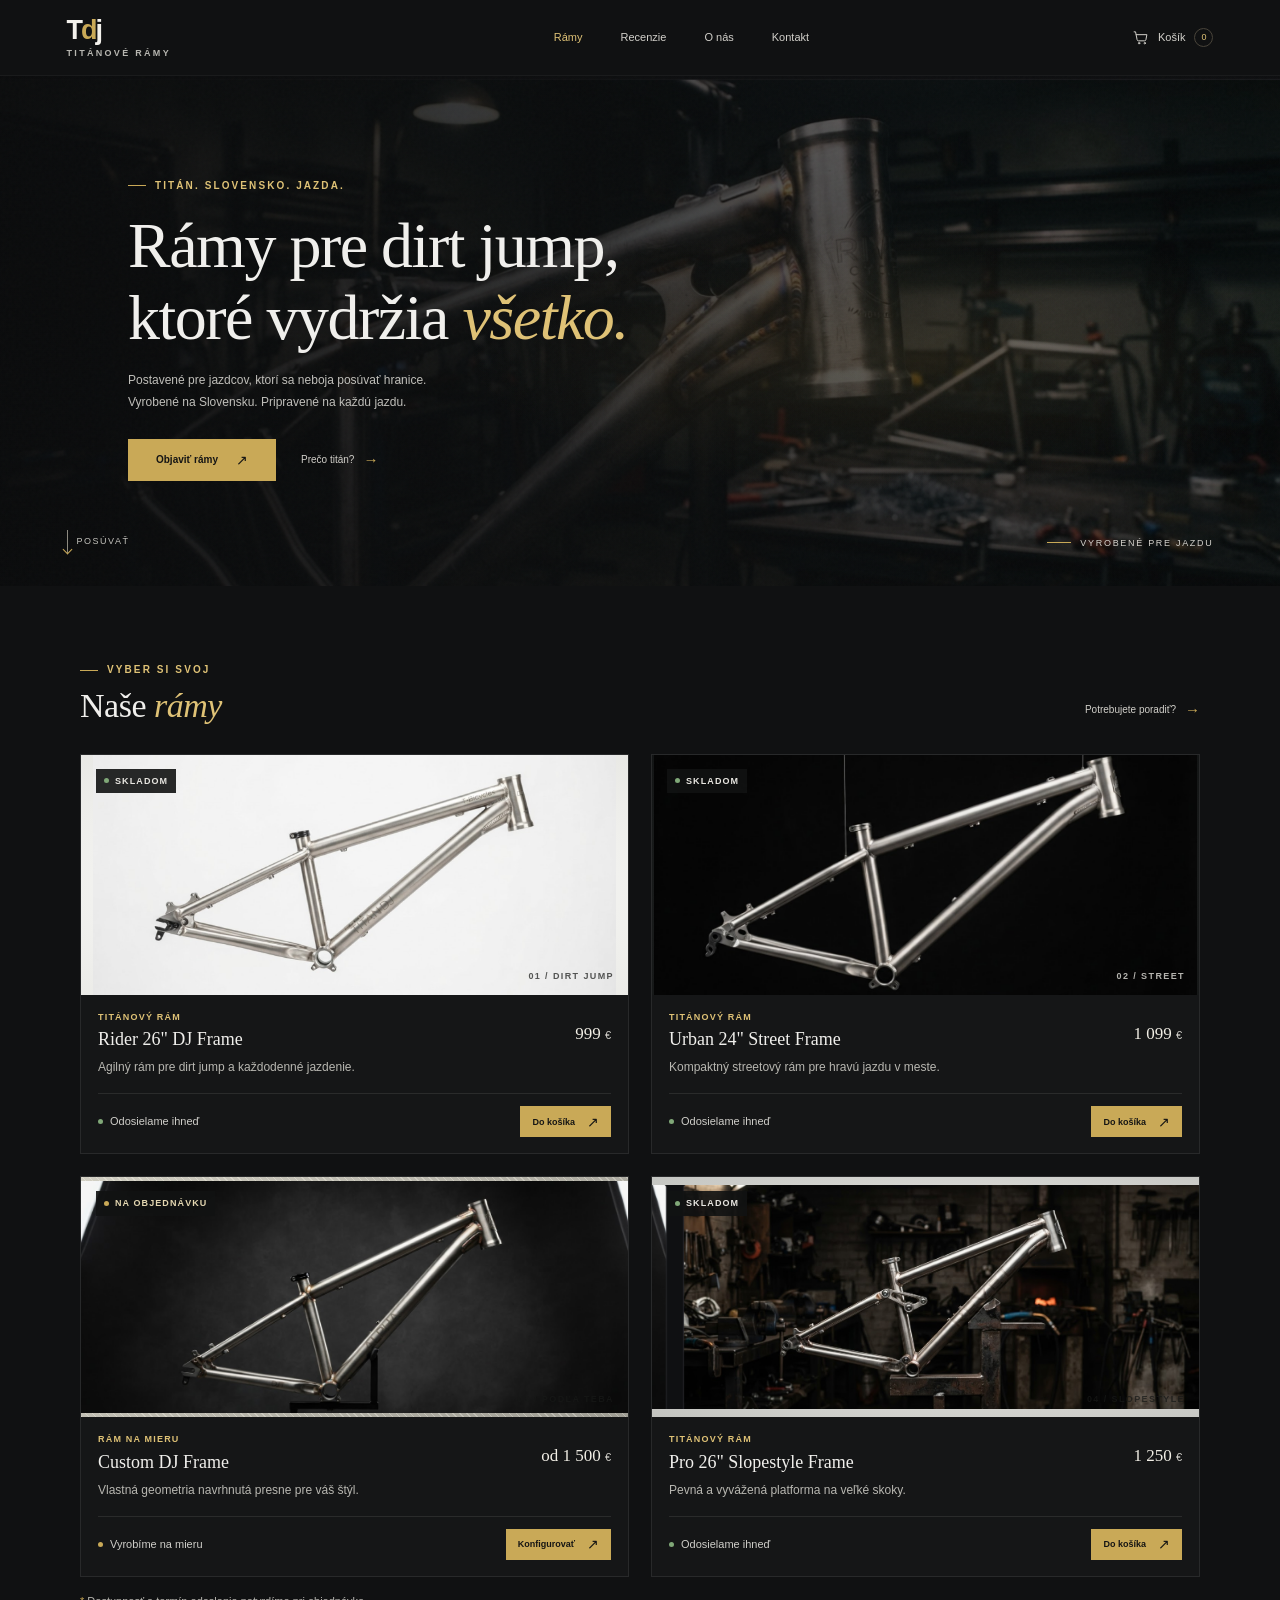
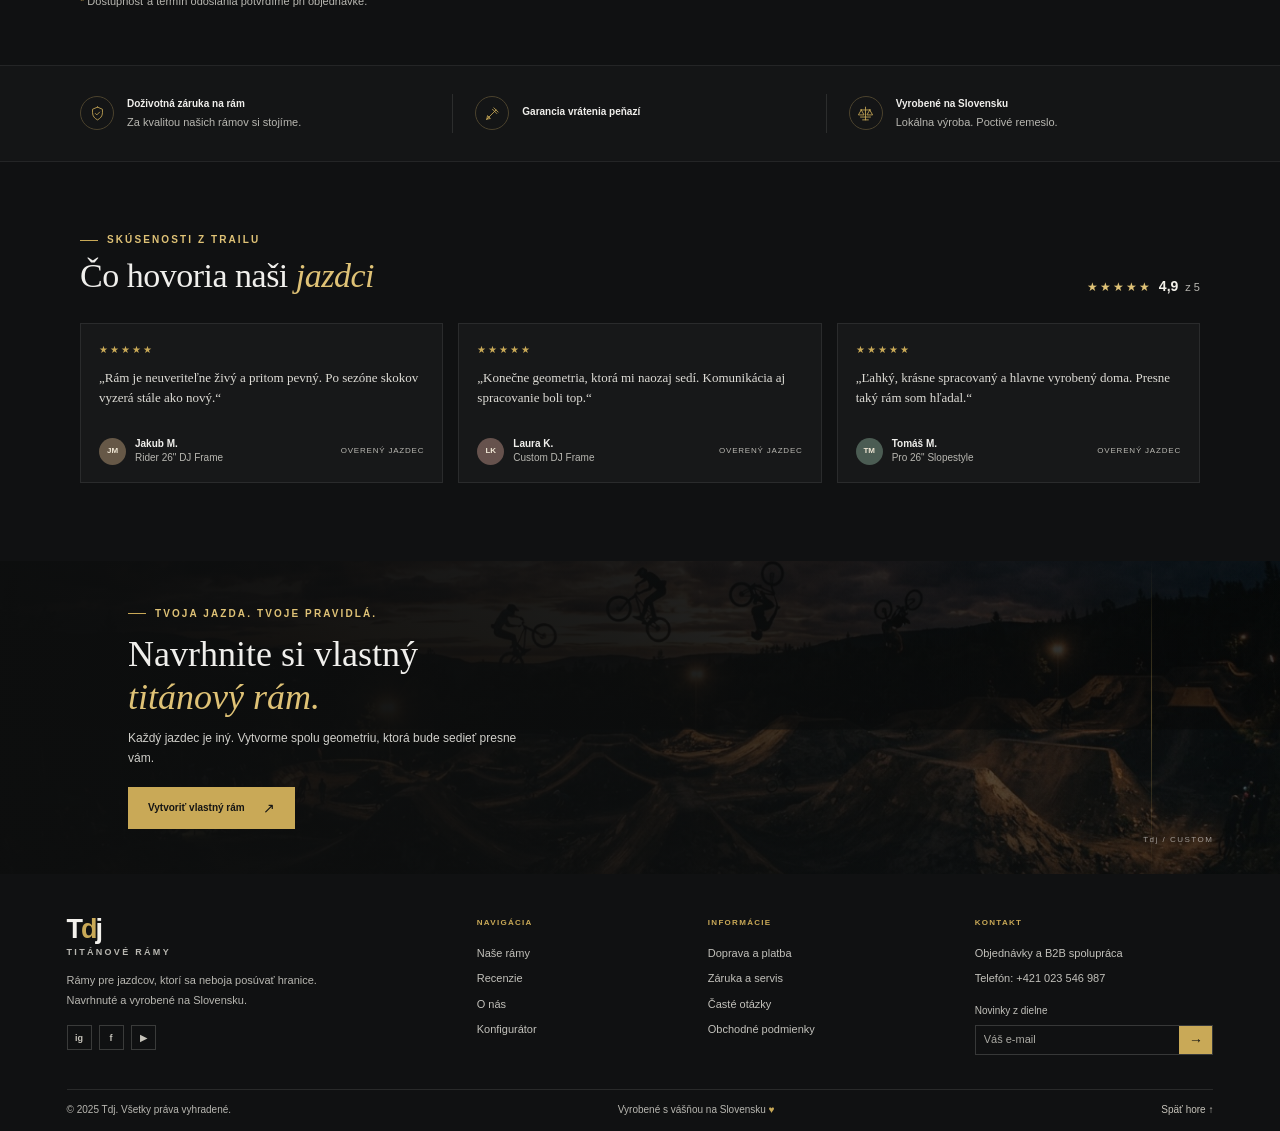
<file: index.html>
<!doctype html>
<html lang="sk">
<head>
  <meta charset="utf-8">
  <meta name="viewport" content="width=device-width, initial-scale=1">
  <meta name="theme-color" content="#101112">
  <meta name="description" content="Titánové rámy pre dirt jump a slopestyle. Vyrobené na Slovensku, s geometriou podľa vás.">
  <title>Tdj — Titánové rámy, ktoré vydržia všetko</title>
  <link rel="icon" type="image/svg+xml" href="favicon.svg">
  <link rel="stylesheet" href="styles.css">
  <script src="script.js" defer></script>
</head>
<body>
  <header class="site-header">
    <a class="brand" href="#domov" aria-label="Tdj — domov">
      <span class="brand-mark">T<span>d</span>j</span>
      <span class="brand-caption">TITÁNOVÉ RÁMY</span>
    </a>

    <button class="menu-toggle" type="button" aria-expanded="false" aria-controls="main-nav" aria-label="Otvoriť navigáciu">
      <span></span><span></span>
    </button>

    <nav class="main-nav" id="main-nav" aria-label="Hlavná navigácia">
      <a class="is-current" href="#ramy">Rámy</a>
      <a href="#recenzie">Recenzie</a>
      <a href="#o-nas">O nás</a>
      <a href="#kontakt">Kontakt</a>
    </nav>

    <button class="cart-button" type="button" aria-label="Košík, 0 položiek">
      <svg viewBox="0 0 24 24" aria-hidden="true"><path d="M3 4h2l2.2 11.1a2 2 0 0 0 2 1.6h8.5a2 2 0 0 0 1.9-1.4L21 8H6"/><circle cx="10" cy="20" r="1"/><circle cx="18" cy="20" r="1"/></svg>
      <span class="cart-label">Košík</span><span class="cart-count">0</span>
    </button>
  </header>

  <main>
    <section class="hero" id="domov" aria-labelledby="hero-title">
      <div class="hero-grain" aria-hidden="true"></div>
      <div class="hero-content">
        <p class="eyebrow"><span></span> TITÁN. SLOVENSKO. JAZDA.</p>
        <h1 id="hero-title">Rámy pre dirt jump,<br>ktoré vydržia <em>všetko.</em></h1>
        <p class="hero-copy">Postavené pre jazdcov, ktorí sa neboja posúvať hranice.<br class="desktop-break"> Vyrobené na Slovensku. Pripravené na každú jazdu.</p>
        <div class="hero-actions">
          <a class="button button-gold" href="#ramy">Objaviť rámy <span aria-hidden="true">↗</span></a>
          <a class="text-link" href="#o-nas">Prečo titán? <span aria-hidden="true">→</span></a>
        </div>
      </div>
      <div class="hero-note"><span class="note-line"></span> VYROBENÉ PRE JAZDU</div>
      <a class="scroll-hint" href="#ramy" aria-label="Prejsť na katalóg rámov"><span></span> POSÚVAŤ</a>
    </section>

    <section class="catalog section-wrap" id="ramy" aria-labelledby="catalog-title">
      <div class="section-heading">
        <div>
          <p class="eyebrow"><span></span> VYBER SI SVOJ</p>
          <h2 id="catalog-title">Naše <em>rámy</em></h2>
        </div>
        <a class="text-link catalog-link" href="#kontakt">Potrebujete poradiť? <span aria-hidden="true">→</span></a>
      </div>

      <div class="product-grid">
        <article class="product-card">
          <a class="product-visual visual-light" href="produkt.html?model=rider" aria-label="Zistiť viac o ráme Rider 26 DJ Frame">
            <span class="availability"><i></i> SKLADOM</span>
            <img class="frame-photo frame-photo-rider" src="docs/Rider 26 DJ Frame.png" alt="Produktová fotografia titánového rámu Rider 26 DJ na svetlom pozadí">
            <span class="visual-caption">01 / DIRT JUMP</span>
          </a>
          <div class="product-info">
            <div class="product-title-row"><div><p class="product-type">TITÁNOVÝ RÁM</p><h3>Rider 26&quot; DJ Frame</h3></div><span class="product-price">999 <small>€</small></span></div>
            <p class="product-description">Agilný rám pre dirt jump a každodenné jazdenie.</p>
            <div class="product-bottom"><span class="product-stock"><i></i> Odosielame ihneď</span><button class="button button-small add-to-cart" type="button" data-product="Rider 26&quot; DJ Frame" data-price="999">Do košíka <span aria-hidden="true">↗</span></button></div>
          </div>
        </article>

        <article class="product-card">
          <a class="product-visual visual-dark" href="produkt.html?model=urban" aria-label="Zistiť viac o ráme Urban 24 Street Frame">
            <span class="availability"><i></i> SKLADOM</span>
            <img class="frame-photo frame-photo-urban" src="docs/urban.png" alt="Produktová fotografia titánového rámu Urban 24 Street na tmavom pozadí">
            <span class="visual-caption">02 / STREET</span>
          </a>
          <div class="product-info">
            <div class="product-title-row"><div><p class="product-type">TITÁNOVÝ RÁM</p><h3>Urban 24&quot; Street Frame</h3></div><span class="product-price">1 099 <small>€</small></span></div>
            <p class="product-description">Kompaktný streetový rám pre hravú jazdu v meste.</p>
            <div class="product-bottom"><span class="product-stock"><i></i> Odosielame ihneď</span><button class="button button-small add-to-cart" type="button" data-product="Urban 24&quot; Street Frame" data-price="1099">Do košíka <span aria-hidden="true">↗</span></button></div>
          </div>
        </article>

        <article class="product-card">
          <a class="product-visual visual-photo" href="konfigurator.html" aria-label="Otvoriť konfigurátor vlastného rámu Custom DJ Frame">
            <span class="availability availability-order"><i></i> NA OBJEDNÁVKU</span>
            <img class="frame-photo frame-photo-custom" src="docs/custom.png" alt="Produktová fotografia rámu Custom DJ v dielni">
            <span class="visual-caption">03 / PODĽA TEBA</span>
          </a>
          <div class="product-info">
            <div class="product-title-row"><div><p class="product-type">RÁM NA MIERU</p><h3><a href="konfigurator.html">Custom DJ Frame</a></h3></div><span class="product-price">od 1 500 <small>€</small></span></div>
            <p class="product-description">Vlastná geometria navrhnutá presne pre váš štýl.</p>
            <div class="product-bottom"><span class="product-stock stock-muted"><i></i> Vyrobíme na mieru</span><a class="button button-small" href="konfigurator.html">Konfigurovať <span aria-hidden="true">↗</span></a></div>
          </div>
        </article>

        <article class="product-card">
          <a class="product-visual visual-light visual-four" href="produkt.html?model=pro" aria-label="Zistiť viac o ráme Pro 26 Slopestyle Frame">
            <span class="availability"><i></i> SKLADOM</span>
            <img class="frame-photo frame-photo-pro" src="docs/pro.png" alt="Produktová fotografia titánového rámu Pro 26 Slopestyle v dielni">
            <span class="visual-caption">04 / SLOPESTYLE</span>
          </a>
          <div class="product-info">
            <div class="product-title-row"><div><p class="product-type">TITÁNOVÝ RÁM</p><h3>Pro 26&quot; Slopestyle Frame</h3></div><span class="product-price">1 250 <small>€</small></span></div>
            <p class="product-description">Pevná a vyvážená platforma na veľké skoky.</p>
            <div class="product-bottom"><span class="product-stock"><i></i> Odosielame ihneď</span><button class="button button-small add-to-cart" type="button" data-product="Pro 26&quot; Slopestyle Frame" data-price="1250">Do košíka <span aria-hidden="true">↗</span></button></div>
          </div>
        </article>
      </div>
      <p class="catalog-footnote"><span>*</span> Dostupnosť a termín odoslania potvrdíme pri objednávke.</p>
    </section>

    <section class="benefits" id="o-nas" aria-label="Prečo si vybrať naše rámy">
      <div class="benefits-inner">
        <article class="benefit">
          <span class="benefit-icon" aria-hidden="true"><svg viewBox="0 0 24 24"><path d="M12 3 19 6v5c0 4.7-3 8-7 10-4-2-7-5.3-7-10V6l7-3Z"/><path d="m9 12 2 2 4-4"/></svg></span>
          <div><h3>Doživotná záruka na rám</h3><p>Za kvalitou našich rámov si stojíme.</p></div>
        </article>
        <article class="benefit">
          <span class="benefit-icon" aria-hidden="true"><svg viewBox="0 0 24 24"><path d="M4 20 17 7M14 4l6 6M4 20l5-1-4-4-1 5ZM12 6l6 6"/></svg></span>
          <div><h3>Garancia vrátenia peňazí</h3></div>
        </article>
        <article class="benefit">
          <span class="benefit-icon" aria-hidden="true"><svg viewBox="0 0 24 24"><path d="M12 3v18M5 7h14M5 17h14M6 7l-4 7h8L6 7ZM18 7l-4 7h8l-4-7ZM8 21h8"/></svg></span>
          <div><h3>Vyrobené na Slovensku</h3><p>Lokálna výroba. Poctivé remeslo.</p></div>
        </article>
      </div>
    </section>

    <section class="reviews section-wrap" id="recenzie" aria-labelledby="reviews-title">
      <div class="section-heading">
        <div><p class="eyebrow"><span></span> SKÚSENOSTI Z TRAILU</p><h2 id="reviews-title">Čo hovoria naši <em>jazdci</em></h2></div>
        <div class="review-rating" aria-label="Hodnotenie 4,9 z 5"><span>★★★★★</span><b>4,9</b><small>z 5</small></div>
      </div>
      <div class="review-grid">
        <article class="review-card">
          <div class="stars" aria-label="5 z 5 hviezdičiek">★★★★★</div>
          <blockquote>„Rám je neuveriteľne živý a pritom pevný. Po sezóne skokov vyzerá stále ako nový.“</blockquote>
          <div class="review-author"><span class="avatar">JM</span><div><b>Jakub M.</b><small>Rider 26&quot; DJ Frame</small></div><span class="verified">OVERENÝ JAZDEC</span></div>
        </article>
        <article class="review-card">
          <div class="stars" aria-label="5 z 5 hviezdičiek">★★★★★</div>
          <blockquote>„Konečne geometria, ktorá mi naozaj sedí. Komunikácia aj spracovanie boli top.“</blockquote>
          <div class="review-author"><span class="avatar avatar-2">LK</span><div><b>Laura K.</b><small>Custom DJ Frame</small></div><span class="verified">OVERENÝ JAZDEC</span></div>
        </article>
        <article class="review-card">
          <div class="stars" aria-label="5 z 5 hviezdičiek">★★★★★</div>
          <blockquote>„Ľahký, krásne spracovaný a hlavne vyrobený doma. Presne taký rám som hľadal.“</blockquote>
          <div class="review-author"><span class="avatar avatar-3">TM</span><div><b>Tomáš M.</b><small>Pro 26&quot; Slopestyle</small></div><span class="verified">OVERENÝ JAZDEC</span></div>
        </article>
      </div>
    </section>

    <section class="custom-cta" id="vlastny-ram" aria-labelledby="custom-title">
      <div class="cta-image" aria-hidden="true"></div>
      <div class="cta-content">
        <p class="eyebrow"><span></span> TVOJA JAZDA. TVOJE PRAVIDLÁ.</p>
        <h2 id="custom-title">Navrhnite si vlastný<br><em>titánový rám.</em></h2>
        <p>Každý jazdec je iný. Vytvorme spolu geometriu, ktorá bude sedieť presne vám.</p>
        <a class="button button-gold" href="konfigurator.html">Vytvoriť vlastný rám <span aria-hidden="true">↗</span></a>
      </div>
      <span class="cta-index" aria-hidden="true">Tdj / CUSTOM</span>
    </section>
  </main>

  <footer class="site-footer" id="kontakt">
    <div class="footer-main">
      <div class="footer-about">
        <a class="brand footer-brand" href="#domov" aria-label="Tdj — domov">
          <span class="brand-mark">T<span>d</span>j</span>
          <span class="brand-caption">TITÁNOVÉ RÁMY</span>
        </a>
        <p>Rámy pre jazdcov, ktorí sa neboja posúvať hranice. Navrhnuté a vyrobené na Slovensku.</p>
        <div class="social-links" aria-label="Sociálne siete">
          <span aria-label="Instagram">ig</span>
          <span aria-label="Facebook">f</span>
          <span aria-label="YouTube">▶</span>
        </div>
      </div>
      <div class="footer-column"><h3>NAVIGÁCIA</h3><a href="#ramy">Naše rámy</a><a href="#recenzie">Recenzie</a><a href="#o-nas">O nás</a><a href="konfigurator.html">Konfigurátor</a></div>
      <div class="footer-column"><h3>INFORMÁCIE</h3><a href="#kontakt">Doprava a platba</a><a href="#kontakt">Záruka a servis</a><a href="#kontakt">Časté otázky</a><a href="#kontakt">Obchodné podmienky</a></div>
      <div class="footer-column footer-contact"><h3>KONTAKT</h3><p>Objednávky a B2B spolupráca</p><p>Telefón: <a href="tel:+421023546987">+421 023 546 987</a></p><form class="newsletter"><label for="newsletter-email">Novinky z dielne</label><div><input id="newsletter-email" type="email" placeholder="Váš e-mail" autocomplete="email" required><button type="submit" aria-label="Prihlásiť sa na odber">→</button></div></form></div>
    </div>
    <div class="footer-bottom"><span>© 2025 Tdj. Všetky práva vyhradené.</span><span>Vyrobené s vášňou na Slovensku <i>♥</i></span><a href="#domov">Späť hore ↑</a></div>
  </footer>

  <div class="toast" role="status" aria-live="polite"></div>
</body>
</html>
</file>
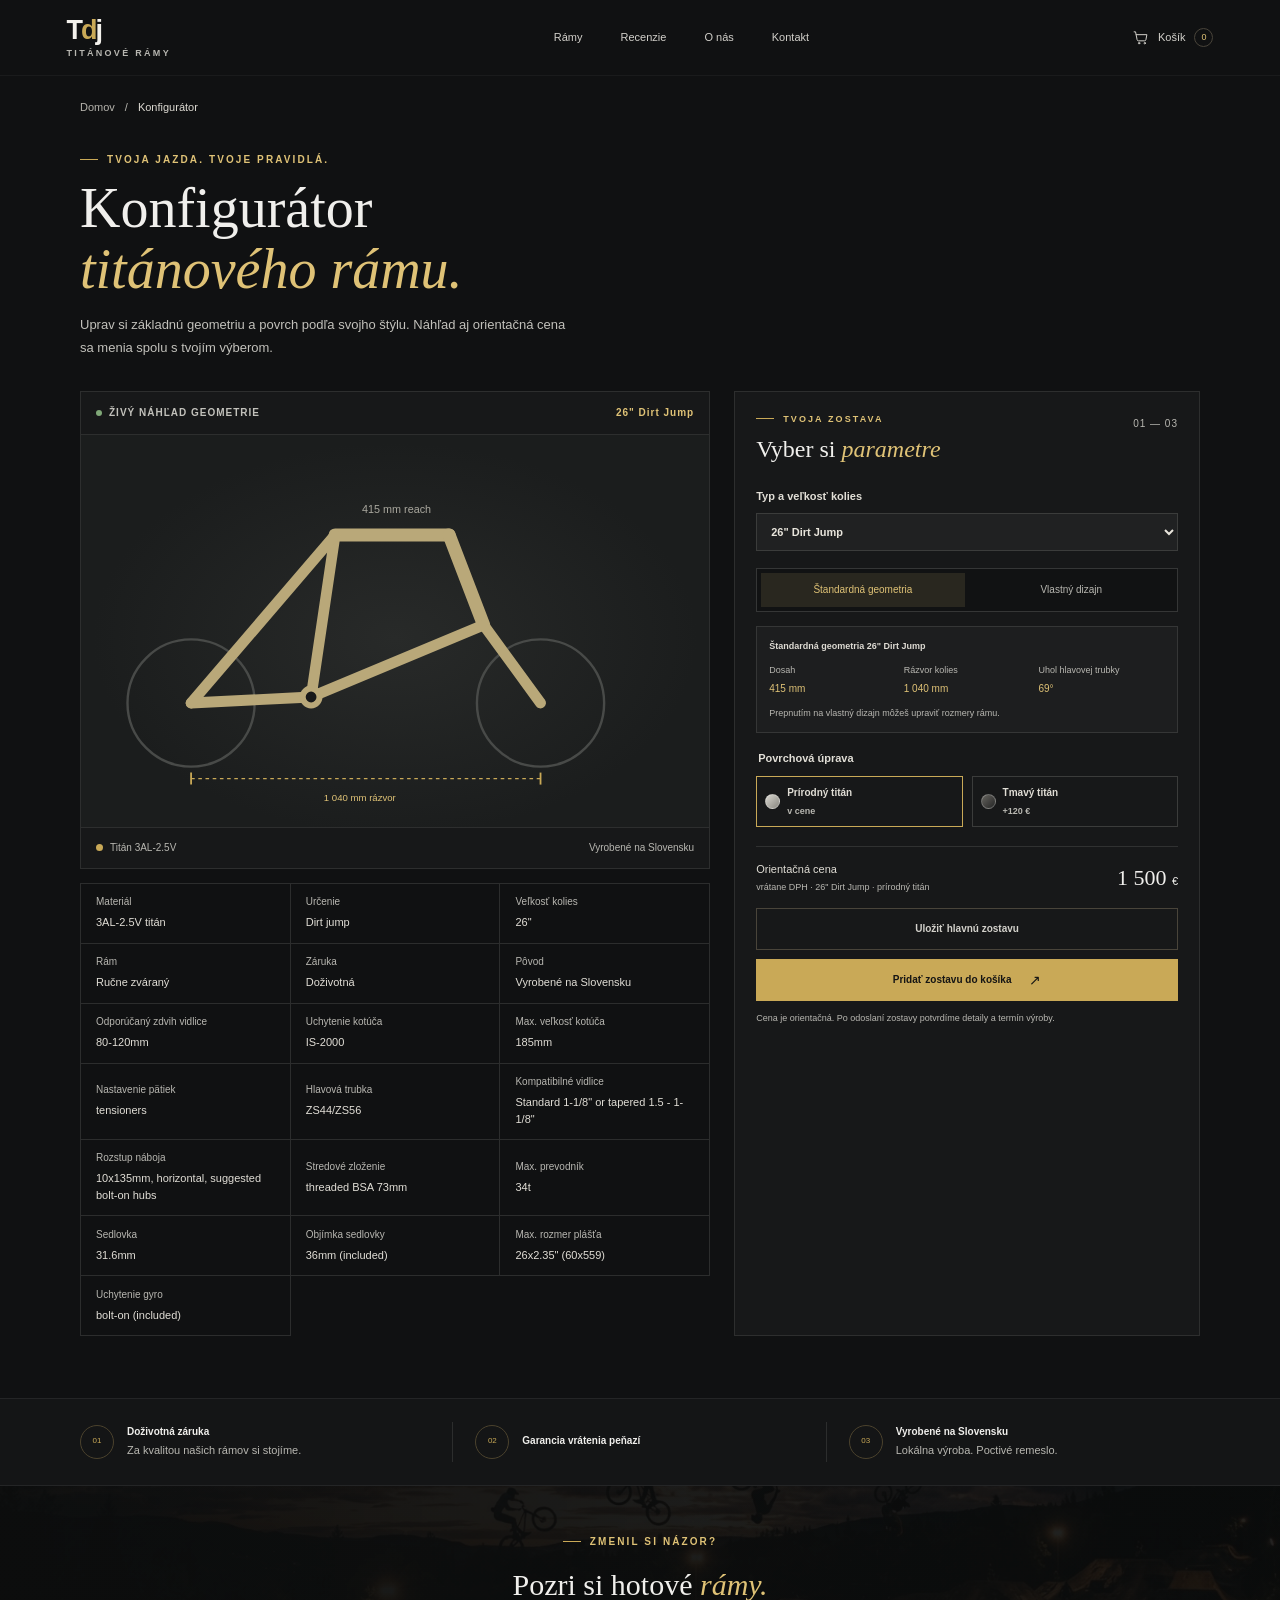
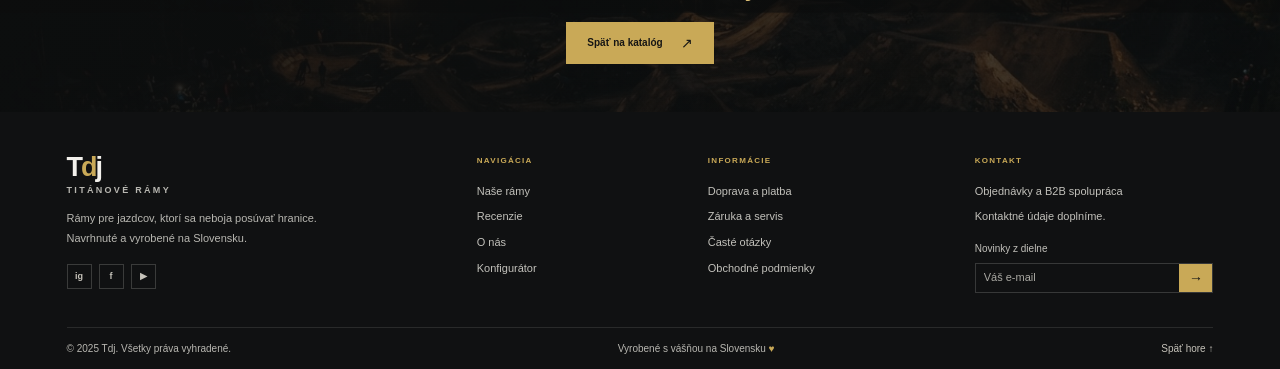
<file: konfigurator.html>
<!doctype html>
<html lang="sk">
<head>
  <meta charset="utf-8">
  <meta name="viewport" content="width=device-width, initial-scale=1">
  <meta name="theme-color" content="#101112">
  <meta name="description" content="Navrhnite si titánový rám Tdj podľa vlastných rozmerov a štýlu jazdy.">
  <title>Konfigurátor titánového rámu — Tdj</title>
  <link rel="icon" type="image/svg+xml" href="favicon.svg">
  <link rel="stylesheet" href="styles.css">
  <script src="script.js" defer></script>
</head>
<body>
  <header class="site-header">
    <a class="brand" href="index.html#domov" aria-label="Tdj — domov">
      <span class="brand-mark">T<span>d</span>j</span>
      <span class="brand-caption">TITÁNOVÉ RÁMY</span>
    </a>
    <button class="menu-toggle" type="button" aria-expanded="false" aria-controls="main-nav" aria-label="Otvoriť navigáciu">
      <span></span><span></span>
    </button>
    <nav class="main-nav" id="main-nav" aria-label="Hlavná navigácia">
      <a href="index.html#ramy">Rámy</a>
      <a href="index.html#recenzie">Recenzie</a>
      <a href="index.html#o-nas">O nás</a>
      <a href="index.html#kontakt">Kontakt</a>
    </nav>
    <button class="cart-button" type="button" aria-label="Košík, 0 položiek">
      <svg viewBox="0 0 24 24" aria-hidden="true"><path d="M3 4h2l2.2 11.1a2 2 0 0 0 2 1.6h8.5a2 2 0 0 0 1.9-1.4L21 8H6"/><circle cx="10" cy="20" r="1"/><circle cx="18" cy="20" r="1"/></svg>
      <span class="cart-label">Košík</span><span class="cart-count">0</span>
    </button>
  </header>

  <main class="config-page">
    <section class="config-intro section-wrap">
      <nav class="breadcrumbs" aria-label="Navigácia v omrvinkách"><a href="index.html">Domov</a><span aria-hidden="true">/</span><span>Konfigurátor</span></nav>
      <p class="eyebrow"><span></span> TVOJA JAZDA. TVOJE PRAVIDLÁ.</p>
      <h1>Konfigurátor<br><em>titánového rámu.</em></h1>
      <p>Uprav si základnú geometriu a povrch podľa svojho štýlu. Náhľad aj orientačná cena sa menia spolu s tvojím výberom.</p>
    </section>

    <section class="config-workspace section-wrap" aria-label="Nastavenie rámu">
      <div class="config-preview-column">
        <div class="geometry-preview">
          <div class="preview-topline"><span><i></i> ŽIVÝ NÁHĽAD GEOMETRIE</span><span id="preview-size">26&quot; DJ</span></div>
          <div class="geometry-canvas">
            <svg id="frame-preview" viewBox="0 0 480 300" role="img" aria-labelledby="frame-title frame-desc">
              <title id="frame-title">Náhľad geometrie titánového rámu</title>
              <desc id="frame-desc">Schematický bočný pohľad na rám bicykla. Dosah, rázvor kolies a uhol hlavovej trubky sa aktualizujú podľa nastavení.</desc>
              <circle class="preview-wheel" id="rear-wheel" cx="70" cy="210" r="53"/>
              <circle class="preview-wheel" id="front-wheel" cx="350" cy="210" r="53"/>
              <circle class="preview-hub" id="rear-hub" cx="70" cy="210" r="4"/>
              <circle class="preview-hub" id="front-hub" cx="350" cy="210" r="4"/>
              <line class="preview-measure" id="wheelbase-measure" x1="70" y1="273" x2="361" y2="273"/>
              <line class="preview-measure-tick" id="wheelbase-start-tick" x1="70" y1="268" x2="70" y2="278"/>
              <line class="preview-measure-tick" id="wheelbase-end-tick" x1="361" y1="268" x2="361" y2="278"/>
              <g class="preview-frame">
                <line id="seat-tube" x1="190" y1="70" x2="170" y2="205"/>
                <line id="top-tube" x1="190" y1="70" x2="310" y2="70"/>
                <line id="down-tube" x1="170" y1="205" x2="338" y2="145"/>
                <line id="head-tube" x1="310" y1="70" x2="338" y2="145"/>
                <line id="chainstay" x1="70" y1="210" x2="170" y2="205"/>
                <line id="seatstay" x1="70" y1="210" x2="190" y2="70"/>
                <line id="fork" x1="338" y1="145" x2="350" y2="210"/>
              </g>
              <circle class="preview-bb" cx="170" cy="205" r="7"/>
              <text id="svg-reach-label" x="250" y="52">415 mm reach</text>
              <text id="svg-wheelbase-label" x="150" y="292">1040 mm rázvor</text>
            </svg>
          </div>
          <div class="preview-legend"><span><i></i> Titán 3AL-2.5V</span><span>Vyrobené na Slovensku</span></div>
        </div>
        <div class="spec-grid" aria-label="Technické parametre rámu">
          <div><span>Materiál</span><b>3AL-2.5V titán</b></div>
          <div><span>Určenie</span><b>Dirt jump</b></div>
          <div><span>Veľkosť kolies</span><b>26&quot;</b></div>
          <div><span>Rám</span><b>Ručne zváraný</b></div>
          <div><span>Záruka</span><b>Doživotná</b></div>
          <div><span>Pôvod</span><b>Vyrobené na Slovensku</b></div>
          <div><span>Odporúčaný zdvih vidlice</span><b>80-120mm</b></div>
          <div><span>Uchytenie kotúča</span><b>IS-2000</b></div>
          <div><span>Max. veľkosť kotúča</span><b>185mm</b></div>
          <div><span>Nastavenie pätiek</span><b>tensioners</b></div>
          <div><span>Hlavová trubka</span><b>ZS44/ZS56</b></div>
          <div><span>Kompatibilné vidlice</span><b>Standard 1-1/8&quot; or tapered 1.5 - 1-1/8&quot;</b></div>
          <div><span>Rozstup náboja</span><b>10x135mm, horizontal, suggested bolt-on hubs</b></div>
          <div><span>Stredové zloženie</span><b>threaded BSA 73mm</b></div>
          <div><span>Max. prevodník</span><b>34t</b></div>
          <div><span>Sedlovka</span><b>31.6mm</b></div>
          <div><span>Objímka sedlovky</span><b>36mm (included)</b></div>
          <div><span>Max. rozmer plášťa</span><b>26x2.35&quot; (60x559)</b></div>
          <div><span>Uchytenie gyro</span><b>bolt-on (included)</b></div>
        </div>
      </div>

      <form class="config-controls" id="config-form">
        <div class="config-heading"><div><p class="eyebrow"><span></span> TVOJA ZOSTAVA</p><h2>Vyber si <em>parametre</em></h2></div><span class="step-count">01 — 03</span></div>
        <label class="config-field" for="wheel-size">Typ a veľkosť kolies
          <select id="wheel-size" name="wheel-size">
            <option value="26">26&quot; Dirt Jump</option>
            <option value="24">24&quot; Street (+50 €)</option>
          </select>
        </label>
        <div class="config-tabs" role="tablist" aria-label="Režim konfigurácie">
          <button class="config-tab is-active" id="config-tab-standard" type="button" role="tab" aria-selected="true" aria-controls="config-panel-standard">Štandardná geometria</button>
          <button class="config-tab" id="config-tab-custom" type="button" role="tab" aria-selected="false" aria-controls="config-panel-custom">Vlastný dizajn</button>
        </div>
        <section class="config-panel config-preset" id="config-panel-standard" role="tabpanel" aria-labelledby="config-tab-standard">
          <p id="preset-name">Štandardná geometria 26&quot; Dirt Jump</p>
          <dl>
            <div><dt>Dosah</dt><dd id="preset-reach">415 mm</dd></div>
            <div><dt>Rázvor kolies</dt><dd id="preset-wheelbase">1 040 mm</dd></div>
            <div><dt>Uhol hlavovej trubky</dt><dd id="preset-head-angle">69°</dd></div>
          </dl>
          <small>Prepnutím na vlastný dizajn môžeš upraviť rozmery rámu.</small>
        </section>
        <section class="config-panel config-custom-fields" id="config-panel-custom" role="tabpanel" aria-labelledby="config-tab-custom" hidden>
          <p class="config-panel-intro">Uprav geometriu a sleduj zmeny v živom náhľade.</p>
          <label class="config-field range-field" for="reach">Dosah rámu <output id="reach-value" for="reach">415 mm</output>
            <input id="reach" name="reach" type="range" min="400" max="430" value="415">
            <span class="range-scale"><span>400 mm</span><span>430 mm</span></span>
          </label>
          <label class="config-field range-field" for="wheelbase">Rázvor kolies <output id="wheelbase-value" for="wheelbase">1 040 mm</output>
            <input id="wheelbase" name="wheelbase" type="range" min="960" max="1080" value="1040">
            <span class="range-scale"><span>960 mm</span><span>1 080 mm</span></span>
          </label>
          <label class="config-field range-field" for="head-angle">Uhol hlavovej trubky <output id="head-angle-value" for="head-angle">69°</output>
            <input id="head-angle" name="head-angle" type="range" min="68" max="71" value="69">
            <span class="range-scale"><span>68° — stabilnejší</span><span>71° — obratnejší</span></span>
          </label>
        </section>
        <fieldset class="config-field config-finish">
          <legend>Povrchová úprava</legend>
          <label><input type="radio" name="config-finish" value="natural" data-price="0" checked><span class="finish-swatch finish-natural"></span><span>Prírodný titán<small>v cene</small></span></label>
          <label><input type="radio" name="config-finish" value="dark" data-price="120"><span class="finish-swatch finish-dark"></span><span>Tmavý titán<small>+120 €</small></span></label>
        </fieldset>
        <div class="config-total"><span>Orientačná cena <small id="config-price-note">26&quot; Dirt Jump · prírodný titán</small></span><b id="config-price">1 500 <small>€</small></b></div>
        <button class="button button-outline config-save" type="button">Uložiť hlavnú zostavu</button>
        <button class="button button-gold config-add add-to-cart" type="button" data-product="Custom DJ Frame" data-price="1500">Pridať zostavu do košíka <span aria-hidden="true">↗</span></button>
        <p class="config-disclaimer">Cena je orientačná. Po odoslaní zostavy potvrdíme detaily a termín výroby.</p>
      </form>
    </section>

    <section class="config-benefits benefits">
      <div class="benefits-inner">
        <article class="benefit"><span class="benefit-icon" aria-hidden="true">01</span><div><h3>Doživotná záruka</h3><p>Za kvalitou našich rámov si stojíme.</p></div></article>
        <article class="benefit"><span class="benefit-icon" aria-hidden="true">02</span><div><h3>Garancia vrátenia peňazí</h3></div></article>
        <article class="benefit"><span class="benefit-icon" aria-hidden="true">03</span><div><h3>Vyrobené na Slovensku</h3><p>Lokálna výroba. Poctivé remeslo.</p></div></article>
      </div>
    </section>
    <section class="config-bottom-cta">
      <p class="eyebrow"><span></span> ZMENIL SI NÁZOR?</p>
      <h2>Pozri si hotové <em>rámy.</em></h2>
      <a class="button button-gold" href="index.html#ramy">Späť na katalóg <span aria-hidden="true">↗</span></a>
    </section>
  </main>

  <footer class="site-footer" id="kontakt">
    <div class="footer-main">
      <div class="footer-about">
        <a class="brand footer-brand" href="index.html#domov" aria-label="Tdj — domov"><span class="brand-mark">T<span>d</span>j</span><span class="brand-caption">TITÁNOVÉ RÁMY</span></a>
        <p>Rámy pre jazdcov, ktorí sa neboja posúvať hranice. Navrhnuté a vyrobené na Slovensku.</p>
        <div class="social-links" aria-label="Sociálne siete"><span aria-label="Instagram">ig</span><span aria-label="Facebook">f</span><span aria-label="YouTube">▶</span></div>
      </div>
      <div class="footer-column"><h3>NAVIGÁCIA</h3><a href="index.html#ramy">Naše rámy</a><a href="index.html#recenzie">Recenzie</a><a href="index.html#o-nas">O nás</a><a href="konfigurator.html">Konfigurátor</a></div>
      <div class="footer-column"><h3>INFORMÁCIE</h3><a href="index.html#kontakt">Doprava a platba</a><a href="index.html#kontakt">Záruka a servis</a><a href="index.html#kontakt">Časté otázky</a><a href="index.html#kontakt">Obchodné podmienky</a></div>
      <div class="footer-column footer-contact"><h3>KONTAKT</h3><p>Objednávky a B2B spolupráca</p><p>Kontaktné údaje doplníme.</p><form class="newsletter"><label for="newsletter-email">Novinky z dielne</label><div><input id="newsletter-email" type="email" placeholder="Váš e-mail" autocomplete="email" required><button type="submit" aria-label="Prihlásiť sa na odber">→</button></div></form></div>
    </div>
    <div class="footer-bottom"><span>© 2025 Tdj. Všetky práva vyhradené.</span><span>Vyrobené s vášňou na Slovensku <i>♥</i></span><a href="index.html#domov">Späť hore ↑</a></div>
  </footer>
  <div class="toast" role="status" aria-live="polite"></div>
</body>
</html>
</file>
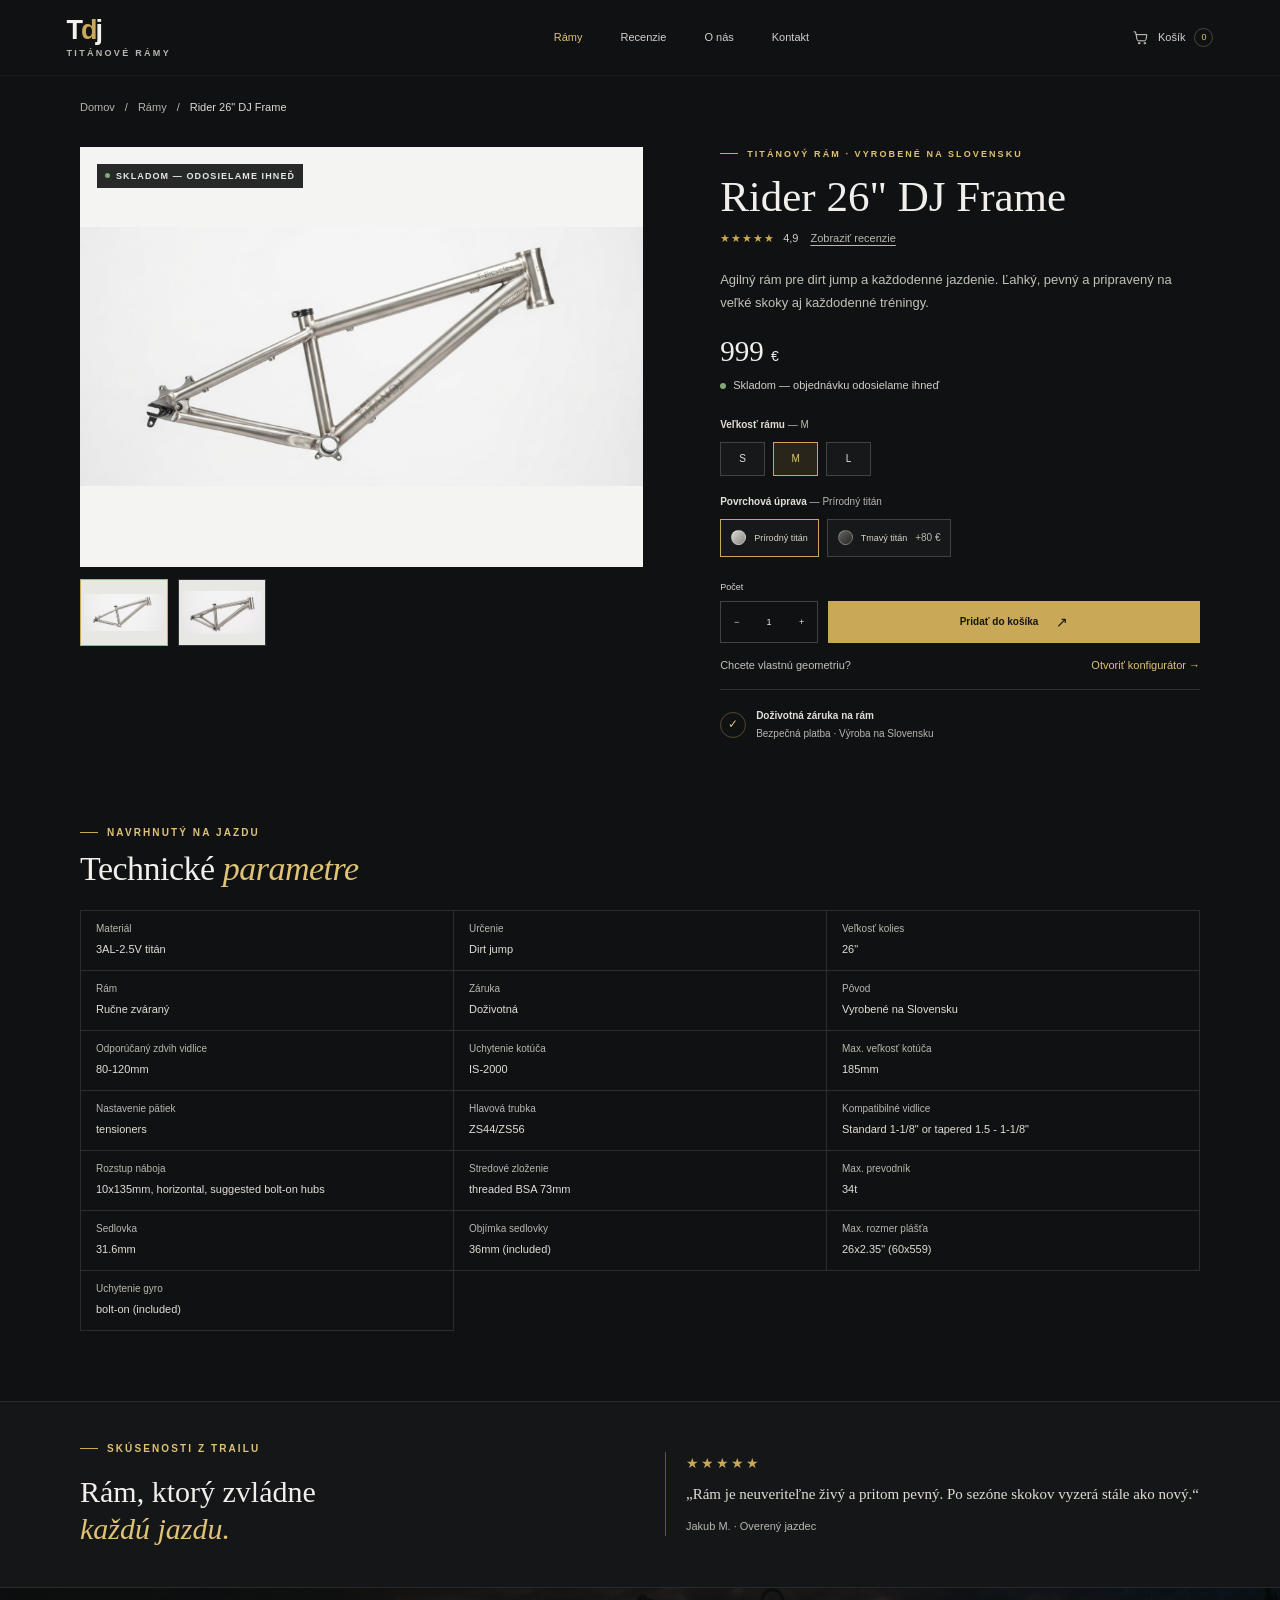
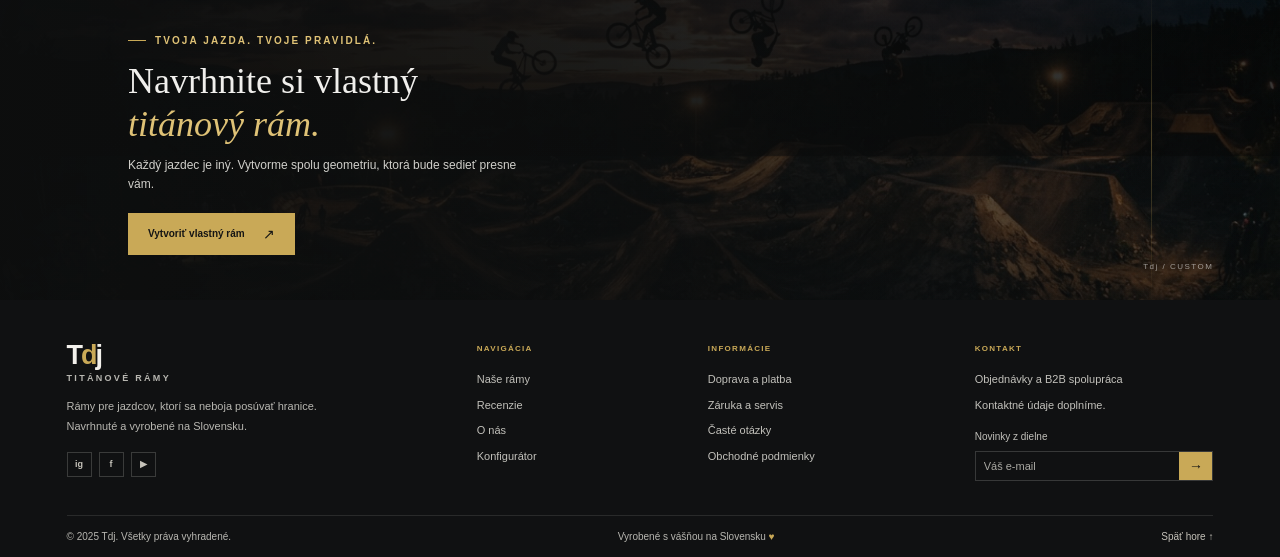
<file: produkt.html>
<!doctype html>
<html lang="sk">
<head>
  <meta charset="utf-8">
  <meta name="viewport" content="width=device-width, initial-scale=1">
  <meta name="theme-color" content="#101112">
  <meta name="description" content="Detail titánového rámu Tdj — výber veľkosti, povrchovej úpravy a objednávka.">
  <title>Rider 26&quot; DJ Frame — Tdj</title>
  <link rel="icon" type="image/svg+xml" href="favicon.svg">
  <link rel="stylesheet" href="styles.css">
  <script src="script.js" defer></script>
</head>
<body>
  <header class="site-header">
    <a class="brand" href="index.html#domov" aria-label="Tdj — domov">
      <span class="brand-mark">T<span>d</span>j</span>
      <span class="brand-caption">TITÁNOVÉ RÁMY</span>
    </a>
    <button class="menu-toggle" type="button" aria-expanded="false" aria-controls="main-nav" aria-label="Otvoriť navigáciu">
      <span></span><span></span>
    </button>
    <nav class="main-nav" id="main-nav" aria-label="Hlavná navigácia">
      <a class="is-current" href="index.html#ramy">Rámy</a>
      <a href="index.html#recenzie">Recenzie</a>
      <a href="index.html#o-nas">O nás</a>
      <a href="index.html#kontakt">Kontakt</a>
    </nav>
    <button class="cart-button" type="button" aria-label="Košík, 0 položiek">
      <svg viewBox="0 0 24 24" aria-hidden="true"><path d="M3 4h2l2.2 11.1a2 2 0 0 0 2 1.6h8.5a2 2 0 0 0 1.9-1.4L21 8H6"/><circle cx="10" cy="20" r="1"/><circle cx="18" cy="20" r="1"/></svg>
      <span class="cart-label">Košík</span><span class="cart-count">0</span>
    </button>
  </header>

  <main class="detail-page">
    <nav class="breadcrumbs section-wrap" aria-label="Navigácia v omrvinkách">
      <a href="index.html">Domov</a><span aria-hidden="true">/</span><a href="index.html#ramy">Rámy</a><span aria-hidden="true">/</span><span id="breadcrumb-product">Rider 26&quot; DJ Frame</span>
    </nav>
    <section class="product-detail section-wrap" aria-labelledby="product-name">
      <div class="detail-gallery">
        <div class="detail-main-image" id="detail-image-wrap">
          <span class="availability" id="detail-availability"><i></i> SKLADOM — ODOSIELAME IHNEĎ</span>
          <img id="detail-image" src="docs/Rider 26 DJ Frame.png" alt="Hlavná produktová fotografia titánového rámu Rider 26 DJ">
        </div>
        <div class="gallery-thumbnails" id="gallery-thumbnails" role="group" aria-label="Galéria produktu"></div>
      </div>

      <div class="detail-info">
        <p class="eyebrow"><span></span> TITÁNOVÝ RÁM · VYROBENÉ NA SLOVENSKU</p>
        <h1 id="product-name">Rider 26&quot; DJ Frame</h1>
        <p class="detail-rating"><span aria-label="5 z 5 hviezdičiek">★★★★★</span> 4,9 <a href="index.html#recenzie">Zobraziť recenzie</a></p>
        <p class="detail-description" id="product-description">Agilný rám pre dirt jump a každodenné jazdenie. Ľahký, pevný a pripravený na veľké skoky aj každodenné tréningy.</p>
        <p class="detail-price" id="product-price">999 <small>€</small></p>
        <p class="detail-stock" id="detail-stock"><i></i> Skladom — objednávku odosielame ihneď</p>

        <div class="option-group">
          <span class="option-label">Veľkosť rámu <span id="selected-size">— M</span></span>
          <div class="option-buttons size-options" role="group" aria-label="Veľkosť rámu">
            <button type="button" data-size="S" aria-pressed="false">S</button>
            <button class="is-selected" type="button" data-size="M" aria-pressed="true">M</button>
            <button type="button" data-size="L" aria-pressed="false">L</button>
          </div>
        </div>
        <div class="option-group">
          <span class="option-label">Povrchová úprava <span id="selected-finish">— Prírodný titán</span></span>
          <div class="finish-options" role="group" aria-label="Povrchová úprava">
            <button class="finish-option is-selected" type="button" data-finish="Prírodný titán" data-extra="0" aria-pressed="true"><span class="finish-swatch finish-natural"></span>Prírodný titán</button>
            <button class="finish-option" type="button" data-finish="Tmavý titán" data-extra="80" aria-pressed="false"><span class="finish-swatch finish-dark"></span>Tmavý titán <small>+80 €</small></button>
          </div>
        </div>
        <div class="detail-actions">
          <label class="quantity-control">Počet
            <span><button type="button" data-quantity="-1" aria-label="Znížiť počet">−</button><input id="product-quantity" type="number" min="1" max="10" value="1" aria-label="Počet kusov"><button type="button" data-quantity="1" aria-label="Zvýšiť počet">+</button></span>
          </label>
          <button class="button button-gold detail-add add-to-cart" type="button" data-product="Rider 26&quot; DJ Frame" data-price="999">Pridať do košíka <span aria-hidden="true">↗</span></button>
        </div>
        <a class="detail-config-link" href="konfigurator.html">Chcete vlastnú geometriu? <span>Otvoriť konfigurátor →</span></a>
        <div class="delivery-note"><span aria-hidden="true">✓</span><p><b>Doživotná záruka na rám</b><br>Bezpečná platba · Výroba na Slovensku</p></div>
      </div>
    </section>

    <section class="specifications section-wrap" aria-labelledby="specs-title">
      <div class="section-heading">
        <div><p class="eyebrow"><span></span> NAVRHNUTÝ NA JAZDU</p><h2 id="specs-title">Technické <em>parametre</em></h2></div>
      </div>
      <div class="spec-grid" id="product-specs">
        <div><span>Materiál</span><b>3AL-2.5V titán</b></div>
        <div><span>Určenie</span><b>Dirt jump</b></div>
        <div><span>Veľkosť kolies</span><b>26&quot;</b></div>
        <div><span>Rám</span><b>Ručne zváraný</b></div>
        <div><span>Záruka</span><b>Doživotná</b></div>
        <div><span>Pôvod</span><b>Vyrobené na Slovensku</b></div>
        <div><span>Odporúčaný zdvih vidlice</span><b>80-120mm</b></div>
        <div><span>Uchytenie kotúča</span><b>IS-2000</b></div>
        <div><span>Max. veľkosť kotúča</span><b>185mm</b></div>
        <div><span>Nastavenie pätiek</span><b>tensioners</b></div>
        <div><span>Hlavová trubka</span><b>ZS44/ZS56</b></div>
        <div><span>Kompatibilné vidlice</span><b>Standard 1-1/8&quot; or tapered 1.5 - 1-1/8&quot;</b></div>
        <div><span>Rozstup náboja</span><b>10x135mm, horizontal, suggested bolt-on hubs</b></div>
        <div><span>Stredové zloženie</span><b>threaded BSA 73mm</b></div>
        <div><span>Max. prevodník</span><b>34t</b></div>
        <div><span>Sedlovka</span><b>31.6mm</b></div>
        <div><span>Objímka sedlovky</span><b>36mm (included)</b></div>
        <div><span>Max. rozmer plášťa</span><b>26x2.35&quot; (60x559)</b></div>
        <div><span>Uchytenie gyro</span><b>bolt-on (included)</b></div>
      </div>
    </section>

    <section class="detail-review">
      <div class="section-wrap detail-review-inner">
        <div><p class="eyebrow"><span></span> SKÚSENOSTI Z TRAILU</p><h2>Rám, ktorý zvládne<br><em>každú jazdu.</em></h2></div>
        <blockquote><span>★★★★★</span><p>„Rám je neuveriteľne živý a pritom pevný. Po sezóne skokov vyzerá stále ako nový.“</p><cite>Jakub M. · Overený jazdec</cite></blockquote>
      </div>
    </section>
    <section class="custom-cta" id="vlastny-ram" aria-labelledby="custom-title">
      <div class="cta-image" aria-hidden="true"></div>
      <div class="cta-content">
        <p class="eyebrow"><span></span> TVOJA JAZDA. TVOJE PRAVIDLÁ.</p>
        <h2 id="custom-title">Navrhnite si vlastný<br><em>titánový rám.</em></h2>
        <p>Každý jazdec je iný. Vytvorme spolu geometriu, ktorá bude sedieť presne vám.</p>
        <a class="button button-gold" href="konfigurator.html">Vytvoriť vlastný rám <span aria-hidden="true">↗</span></a>
      </div>
      <span class="cta-index" aria-hidden="true">Tdj / CUSTOM</span>
    </section>
  </main>

  <footer class="site-footer" id="kontakt">
    <div class="footer-main">
      <div class="footer-about">
        <a class="brand footer-brand" href="index.html#domov" aria-label="Tdj — domov"><span class="brand-mark">T<span>d</span>j</span><span class="brand-caption">TITÁNOVÉ RÁMY</span></a>
        <p>Rámy pre jazdcov, ktorí sa neboja posúvať hranice. Navrhnuté a vyrobené na Slovensku.</p>
        <div class="social-links" aria-label="Sociálne siete"><span aria-label="Instagram">ig</span><span aria-label="Facebook">f</span><span aria-label="YouTube">▶</span></div>
      </div>
      <div class="footer-column"><h3>NAVIGÁCIA</h3><a href="index.html#ramy">Naše rámy</a><a href="index.html#recenzie">Recenzie</a><a href="index.html#o-nas">O nás</a><a href="konfigurator.html">Konfigurátor</a></div>
      <div class="footer-column"><h3>INFORMÁCIE</h3><a href="index.html#kontakt">Doprava a platba</a><a href="index.html#kontakt">Záruka a servis</a><a href="index.html#kontakt">Časté otázky</a><a href="index.html#kontakt">Obchodné podmienky</a></div>
      <div class="footer-column footer-contact"><h3>KONTAKT</h3><p>Objednávky a B2B spolupráca</p><p>Kontaktné údaje doplníme.</p><form class="newsletter"><label for="newsletter-email">Novinky z dielne</label><div><input id="newsletter-email" type="email" placeholder="Váš e-mail" autocomplete="email" required><button type="submit" aria-label="Prihlásiť sa na odber">→</button></div></form></div>
    </div>
    <div class="footer-bottom"><span>© 2025 Tdj. Všetky práva vyhradené.</span><span>Vyrobené s vášňou na Slovensku <i>♥</i></span><a href="index.html#domov">Späť hore ↑</a></div>
  </footer>
  <div class="toast" role="status" aria-live="polite"></div>
</body>
</html>
</file>
<file: styles.css>
:root {
  color-scheme: dark;
  --bg: #101112;
  --bg-soft: #151617;
  --panel: #1b1c1d;
  --line: #2b2c2d;
  --text: #f0efec;
  --muted: #b8b7b1;
  --gold: #c9a957;
  --gold-light: #dfc276;
  --serif: Georgia, "Times New Roman", serif;
  --sans: "Segoe UI", Arial, sans-serif;
}

* { box-sizing: border-box; }

html {
  scroll-behavior: smooth;
  scroll-padding-top: 5rem;
}

body {
  margin: 0;
  background: var(--bg);
  color: var(--text);
  font-family: var(--sans);
  font-size: 14px;
  line-height: 1.6;
  -webkit-font-smoothing: antialiased;
}

button, input { font: inherit; }
a { color: inherit; text-decoration: none; }
button, a { -webkit-tap-highlight-color: transparent; }

button:focus-visible, a:focus-visible, input:focus-visible {
  outline: 2px solid var(--gold-light);
  outline-offset: 4px;
}

.site-header {
  position: relative;
  z-index: 5;
  display: flex;
  align-items: center;
  justify-content: space-between;
  height: 76px;
  padding: 0 max(5.2vw, calc((100vw - 1320px) / 2));
  background: #101112;
  border-bottom: 1px solid rgba(255,255,255,.045);
}

.brand { display: inline-flex; flex-direction: column; align-items: flex-start; line-height: 1; }
.brand-mark { color: #f3f1ec; font-size: 27px; font-weight: 700; letter-spacing: -2px; }
.brand-mark span { color: var(--gold); }
.brand-caption { margin-top: 5px; color: #b8b7b1; font-size: 9px; font-weight: 600; letter-spacing: 2.3px; }

.main-nav { display: flex; align-items: center; gap: 38px; margin-left: 72px; }
.main-nav a, .cart-button { color: #d3d1cb; font-size: 11px; font-weight: 500; transition: color 160ms ease; }
.main-nav a:hover, .main-nav a.is-current, .cart-button:hover { color: var(--gold-light); }
.cart-button { display: inline-flex; align-items: center; gap: 9px; padding: 8px 0 8px 12px; border: 0; background: transparent; cursor: pointer; }
.cart-button svg { width: 17px; height: 17px; fill: none; stroke: currentColor; stroke-linecap: round; stroke-linejoin: round; stroke-width: 1.4; }
.cart-count { display: inline-grid; width: 19px; height: 19px; place-items: center; border: 1px solid #49443a; border-radius: 50%; color: var(--gold-light); font-size: 9px; }
.menu-toggle { display: none; }

.hero {
  position: relative;
  display: flex;
  min-height: 510px;
  align-items: center;
  overflow: hidden;
  padding: 55px max(10vw, calc((100vw - 1180px) / 2));
  isolation: isolate;
  background:
    linear-gradient(90deg, rgba(10,11,12,.94) 0%, rgba(12,13,14,.78) 44%, rgba(10,11,12,.33) 100%),
    linear-gradient(0deg, rgba(10,11,12,.46), rgba(10,11,12,.1)),
    url("docs/horna.png") center 52% / cover,
    #202120;
}

.hero::before { position: absolute; z-index: -1; inset: 0; background: radial-gradient(ellipse at 70% 55%, rgba(191,157,83,.11), transparent 34%); content: ""; }
.hero-grain { position: absolute; z-index: -1; inset: 0; background-image: url("data:image/svg+xml,%3Csvg viewBox='0 0 180 180' xmlns='http://www.w3.org/2000/svg'%3E%3Cfilter id='n'%3E%3CfeTurbulence type='fractalNoise' baseFrequency='.85' numOctaves='3' stitchTiles='stitch'/%3E%3C/filter%3E%3Crect width='100%25' height='100%25' filter='url(%23n)' opacity='.16'/%3E%3C/svg%3E"); opacity: .14; pointer-events: none; }
.hero-content { max-width: 650px; padding-bottom: 3px; }
.eyebrow { display: flex; align-items: center; gap: 9px; margin: 0 0 16px; color: var(--gold-light); font-size: 10px; font-weight: 600; letter-spacing: 2.1px; }
.eyebrow > span { width: 18px; height: 1px; background: var(--gold); }
h1, h2, h3, p { margin-top: 0; }
.hero h1 { margin-bottom: 16px; font-family: var(--serif); font-size: clamp(42px,5vw,66px); font-weight: 500; letter-spacing: -1.5px; line-height: 1.13; }
.hero h1 em, h2 em { color: var(--gold-light); font-weight: 500; }
.hero-copy { margin-bottom: 26px; color: #c0bfba; font-size: 12px; line-height: 1.8; }
.hero-actions { display: flex; align-items: center; gap: 25px; }

.button { display: inline-flex; min-height: 42px; align-items: center; justify-content: center; gap: 18px; padding: 0 19px; border: 1px solid var(--gold); background: var(--gold); color: #151514; font-size: 10px; font-weight: 700; transition: background 160ms ease,color 160ms ease,border-color 160ms ease,transform 160ms ease; cursor: pointer; }
.button:hover { transform: translateY(-2px); border-color: var(--gold-light); background: var(--gold-light); }
.button-gold { min-width: 148px; }
.button-gold span, .button-small span { font-size: 14px; font-weight: 400; }
.text-link { display: inline-flex; align-items: center; gap: 9px; color: #d2d0ca; font-size: 10px; transition: color 160ms ease; }
.text-link:hover { color: var(--gold-light); }
.text-link span { color: var(--gold); font-size: 15px; }
.hero-note { position: absolute; right: max(5.2vw,calc((100vw - 1320px) / 2)); bottom: 36px; display: flex; align-items: center; gap: 9px; color: #d5d3cd; font-size: 9px; letter-spacing: 1.7px; }
.note-line { width: 24px; height: 1px; background: var(--gold); }
.scroll-hint { position: absolute; bottom: 33px; left: max(5.2vw,calc((100vw - 1320px) / 2)); display: flex; align-items: center; gap: 9px; color: #c4c3bd; font-size: 9px; letter-spacing: 1.5px; }
.scroll-hint span { position: relative; width: 1px; height: 23px; background: #8d8a80; }
.scroll-hint span::after { position: absolute; bottom: 0; left: -3px; width: 6px; height: 6px; border-right: 1px solid var(--gold); border-bottom: 1px solid var(--gold); content: ""; transform: rotate(45deg); }

.section-wrap { width: min(1120px,calc(100% - 64px)); margin: 0 auto; }
.catalog { padding-top: 76px; padding-bottom: 54px; }
.section-heading { display: flex; align-items: end; justify-content: space-between; margin-bottom: 27px; }
.section-heading .eyebrow { margin-bottom: 8px; }
.section-heading h2 { margin: 0; font-family: var(--serif); font-size: 34px; font-weight: 500; letter-spacing: -.5px; line-height: 1.2; }
.catalog-link { margin-bottom: 5px; }
.product-grid { display: grid; grid-template-columns: repeat(2,minmax(0,1fr)); gap: 22px; }
.product-card { min-width: 0; overflow: hidden; border: 1px solid #28292a; background: var(--bg-soft); transition: border-color 180ms ease,transform 180ms ease; }
.product-card:hover { transform: translateY(-3px); border-color: #494235; }
.product-visual { position: relative; display: block; aspect-ratio: 2.28; overflow: hidden; background: #e8e8e4; }
.visual-light { background: radial-gradient(ellipse at 50% 56%,#fff 0%,#f5f5f3 54%,#e8e8e4 100%); }
.visual-dark { background: radial-gradient(ellipse at 50% 60%,#292b2a 0%,#1b1d1d 56%,#131515 100%); }
.visual-photo { background: linear-gradient(135deg,rgba(225,222,209,.92),rgba(182,180,169,.85)),repeating-linear-gradient(45deg,#ccc 0 1px,transparent 1px 5px); }
.visual-four { background: radial-gradient(ellipse at 55% 48%,#eee 0%,#d7d7d3 55%,#c3c4c0 100%); }
.availability { position: absolute; z-index: 1; top: 14px; left: 15px; display: inline-flex; align-items: center; gap: 6px; padding: 5px 8px; background: rgba(17,18,18,.9); color: #e8e6e1; font-size: 9px; font-weight: 600; letter-spacing: 1.1px; }
.availability i, .product-stock i { width: 5px; height: 5px; border-radius: 50%; background: #80a878; }
.availability-order i { background: var(--gold); }
.availability-order { color: #e4d7b1; }
.frame-photo { position: absolute; width: 216.36%; max-width: none; height: auto; pointer-events: none; user-select: none; }
.frame-photo-rider, .frame-photo-urban, .frame-photo-custom, .frame-photo-pro { top: 0; left: 0; width: 100%; height: 100%; object-fit: contain; }
.frame-photo-custom { object-fit: contain; }
.visual-caption { position: absolute; right: 14px; bottom: 11px; color: rgba(24,25,24,.72); font-size: 9px; font-weight: 600; letter-spacing: 1.4px; }
.visual-dark .visual-caption { color: rgba(239,237,231,.75); }
.product-info { padding: 15px 17px 16px; }
.product-title-row { display: flex; align-items: start; justify-content: space-between; gap: 12px; }
.product-type { margin: 0 0 3px; color: var(--gold-light); font-size: 9px; font-weight: 600; letter-spacing: 1.2px; }
.product-title-row h3 { margin: 0; font-family: var(--serif); font-size: 18px; font-weight: 500; line-height: 1.35; }
.product-price { padding-top: 10px; color: #f1eee5; font-family: var(--serif); font-size: 17px; white-space: nowrap; }
.product-price small { color: #d3d1cb; font-family: var(--sans); font-size: 11px; }
.product-description { min-height: 21px; margin: 7px 0 14px; color: var(--muted); font-size: 12px; }
.product-bottom { display: flex; align-items: center; justify-content: space-between; gap: 10px; padding-top: 12px; border-top: 1px solid #2a2b2b; }
.product-stock { display: inline-flex; align-items: center; gap: 7px; color: #d0cfca; font-size: 11px; }
.product-stock.stock-muted i { background: var(--gold); }
.button-small { min-height: 31px; gap: 12px; padding: 0 11px; font-size: 9px; }
.catalog-footnote { margin: 16px 0 0; color: #b8b7b1; font-size: 11px; }
.catalog-footnote span { color: var(--gold); }

.benefits { border-top: 1px solid #242526; border-bottom: 1px solid #242526; background: #141516; }
.benefits-inner { display: grid; width: min(1120px,calc(100% - 64px)); grid-template-columns: repeat(3,1fr); margin: 0 auto; padding: 28px 0; }
.benefit { display: flex; align-items: center; gap: 13px; padding: 2px 22px; border-right: 1px solid #2c2d2d; }
.benefit:first-child { padding-left: 0; }
.benefit:last-child { padding-right: 0; border-right: 0; }
.benefit-icon { display: grid; width: 34px; height: 34px; flex: 0 0 34px; place-items: center; border: 1px solid #4b422d; border-radius: 50%; color: var(--gold); }
.benefit-icon svg { width: 17px; height: 17px; fill: none; stroke: currentColor; stroke-linecap: round; stroke-linejoin: round; stroke-width: 1.2; }
.benefit h3 { margin: 0 0 2px; font-size: 10px; font-weight: 600; }
.benefit p { margin: 0; color: #b8b7b1; font-size: 11px; }

.reviews { padding-top: 70px; padding-bottom: 78px; }
.reviews .section-heading { margin-bottom: 26px; }
.review-rating { display: flex; align-items: baseline; gap: 7px; color: var(--gold-light); }
.review-rating > span { font-size: 12px; letter-spacing: 2px; }
.review-rating b { color: #f2f0e9; font-size: 14px; }
.review-rating small { color: var(--muted); font-size: 11px; }
.review-grid { display: grid; grid-template-columns: repeat(3,minmax(0,1fr)); gap: 15px; }
.review-card { min-height: 160px; padding: 18px 18px 14px; border: 1px solid #2a2b2c; background: #171819; }
.stars { color: var(--gold); font-size: 10px; letter-spacing: 2px; }
.review-card blockquote { min-height: 55px; margin: 10px 0 14px; color: #dedcd6; font-family: var(--serif); font-size: 13px; line-height: 1.55; }
.review-author { display: flex; align-items: center; gap: 9px; }
.avatar { display: grid; width: 27px; height: 27px; flex: 0 0 27px; place-items: center; border-radius: 50%; background: #665847; color: #f0e7d5; font-size: 8px; font-weight: 700; }
.avatar-2 { background: #66524d; }
.avatar-3 { background: #4b5c53; }
.review-author div { display: flex; flex: 1; flex-direction: column; line-height: 1.45; }
.review-author b { font-size: 10px; font-weight: 600; }
.review-author small { color: #b8b7b1; font-size: 10px; }
.verified { color: #b8b7b1; font-size: 8px; letter-spacing: .8px; }

.custom-cta { position: relative; display: flex; min-height: 310px; align-items: center; overflow: hidden; padding: 45px max(10vw,calc((100vw - 1180px) / 2)); isolation: isolate; background: #20201e; }
.cta-image { position: absolute; z-index: -2; inset: 0; background: linear-gradient(90deg,rgba(13,14,14,.97) 0%,rgba(13,14,14,.79) 48%,rgba(13,14,14,.3) 100%),linear-gradient(0deg,rgba(12,13,13,.52),rgba(12,13,13,.12)),url("docs/dolna nova.png") center 48% / cover,#282824; }
.custom-cta::after { position: absolute; z-index: -1; top: 0; right: 10%; width: 1px; height: 100%; background: linear-gradient(transparent,rgba(201,169,87,.35),transparent); content: ""; }
.cta-content { max-width: 490px; }
.cta-content .eyebrow { margin-bottom: 11px; }
.cta-content h2 { margin: 0 0 10px; font-family: var(--serif); font-size: 36px; font-weight: 500; line-height: 1.2; }
.cta-content > p:not(.eyebrow) { max-width: 390px; margin-bottom: 19px; color: #d0cfca; font-size: 12px; }
.cta-index { position: absolute; right: max(5.2vw,calc((100vw - 1320px) / 2)); bottom: 27px; color: rgba(255,255,255,.55); font-size: 8px; letter-spacing: 1.5px; }

.site-footer { padding: 42px max(5.2vw,calc((100vw - 1320px) / 2)) 0; background: #101112; }
.footer-main { display: grid; grid-template-columns: 1.5fr .75fr .9fr 1fr; gap: 52px; padding-bottom: 34px; }
.footer-about { max-width: 255px; }
.footer-brand { margin-bottom: 14px; }
.footer-about > p { margin-bottom: 15px; color: #b8b7b1; font-size: 11px; line-height: 1.8; }
.social-links { display: flex; gap: 7px; }
.social-links span { display: grid; width: 25px; height: 25px; place-items: center; border: 1px solid #3a3b3a; color: #c6c3ba; font-size: 9px; font-weight: 600; }
.footer-column { display: flex; flex-direction: column; align-items: flex-start; gap: 8px; }
.footer-column h3 { margin: 1px 0 7px; color: var(--gold); font-size: 8px; font-weight: 600; letter-spacing: 1.3px; }
.footer-column > a, .footer-column > p { margin: 0; color: #c2c1bb; font-size: 11px; transition: color 160ms ease; }
.footer-column > a:hover { color: var(--gold-light); }
.newsletter { width: 100%; margin-top: 7px; }
.newsletter label { display: block; margin-bottom: 6px; color: #c2c1bb; font-size: 10px; }
.newsletter > div { display: flex; height: 30px; border: 1px solid #373838; }
.newsletter input { width: 100%; min-width: 0; padding: 0 8px; border: 0; background: transparent; color: var(--text); font-size: 11px; }
.newsletter input::placeholder { color: #aaa9a3; }
.newsletter button { width: 33px; flex: 0 0 33px; border: 0; background: var(--gold); color: #151514; cursor: pointer; }
.footer-bottom { display: flex; min-height: 42px; align-items: center; justify-content: space-between; gap: 15px; border-top: 1px solid #292a2a; color: #b8b7b1; font-size: 10px; }
.footer-bottom i { color: var(--gold); font-style: normal; }
.footer-bottom a { color: #c6c3ba; }
.footer-bottom a:hover { color: var(--gold-light); }

.toast { position: fixed; z-index: 10; right: 24px; bottom: 24px; max-width: min(360px,calc(100% - 32px)); padding: 12px 17px; border: 1px solid #665632; background: #20201d; color: #f0efec; font-size: 11px; opacity: 0; pointer-events: none; transform: translateY(10px); transition: opacity 180ms ease,transform 180ms ease; }
.toast.is-visible { opacity: 1; transform: translateY(0); }

@media (min-width: 1400px) {
  .hero, .custom-cta { padding-right: calc((100vw - 1180px) / 2); padding-left: calc((100vw - 1180px) / 2); }
}

@media (max-width: 900px) {
  .site-header { height: 68px; padding: 0 28px; }
  .main-nav { gap: 23px; margin-left: 0; }
  .hero { min-height: 465px; padding-right: 8vw; padding-left: 8vw; }
  .hero-note { right: 28px; }
  .scroll-hint { left: 28px; }
  .section-wrap, .benefits-inner { width: calc(100% - 56px); }
  .footer-main { grid-template-columns: 1.2fr 1fr 1fr; gap: 35px; }
  .footer-contact { grid-column: 2 / 4; display: grid; grid-template-columns: 1fr 1fr; align-items: start; gap: 8px 16px; }
  .footer-contact h3, .footer-contact .newsletter { grid-column: 1 / -1; }
}

@media (max-width: 640px) {
  html { scroll-padding-top: 4rem; }
  .site-header { height: 62px; padding: 0 20px; }
  .brand-mark { font-size: 24px; }
  .brand-caption { font-size: 8px; }
  .menu-toggle { display: flex; width: 34px; height: 34px; flex-direction: column; align-items: center; justify-content: center; gap: 6px; margin-left: auto; border: 1px solid #323333; background: transparent; cursor: pointer; }
  .menu-toggle span { width: 14px; height: 1px; background: #eceae4; transition: transform 180ms ease; }
  .menu-toggle[aria-expanded="true"] span:first-child { transform: translateY(3.5px) rotate(45deg); }
  .menu-toggle[aria-expanded="true"] span:last-child { transform: translateY(-3.5px) rotate(-45deg); }
  .main-nav { position: absolute; top: 61px; right: 0; left: 0; display: none; align-items: stretch; gap: 0; padding: 7px 20px 14px; border-bottom: 1px solid #303131; background: #111213; }
  .main-nav.is-open { display: flex; flex-direction: column; }
  .main-nav a { padding: 10px 0; border-bottom: 1px solid #252627; }
  .main-nav a:last-child { border-bottom: 0; }
  .cart-button { gap: 6px; padding-left: 11px; }
  .cart-label { display: none; }
  .hero { min-height: 500px; align-items: center; padding: 48px 25px 67px; background-position: 58% center; }
  .hero h1 { font-size: clamp(40px,11vw,54px); letter-spacing: -1px; }
  .hero-copy { max-width: 370px; font-size: 11px; }
  .desktop-break { display: none; }
  .hero-note { right: 23px; bottom: 24px; font-size: 9px; }
  .scroll-hint { bottom: 19px; left: 23px; }
  .hero-actions { gap: 17px; }
  .button-gold { min-width: 140px; }
  .section-wrap, .benefits-inner { width: calc(100% - 40px); }
  .catalog { padding-top: 55px; padding-bottom: 40px; }
  .section-heading { align-items: start; gap: 12px; }
  .section-heading h2 { font-size: 29px; }
  .catalog-link { max-width: 115px; justify-content: flex-end; margin-top: 29px; text-align: right; }
  .product-grid { grid-template-columns: 1fr; gap: 14px; }
  .product-visual { aspect-ratio: 2.28; }
  .product-info { padding: 14px 14px 13px; }
  .product-title-row h3 { font-size: 17px; }
  .benefits-inner { grid-template-columns: 1fr; padding: 12px 0; }
  .benefit, .benefit:first-child, .benefit:last-child { min-height: 63px; padding: 10px 0; border-right: 0; border-bottom: 1px solid #2c2d2d; }
  .benefit:last-child { border-bottom: 0; }
  .reviews { padding-top: 52px; padding-bottom: 55px; }
  .reviews .section-heading { align-items: end; }
  .reviews .section-heading h2 { max-width: 245px; }
  .review-rating { flex-wrap: wrap; justify-content: flex-end; gap: 3px 5px; min-width: 70px; padding-bottom: 3px; }
  .review-rating > span { width: 100%; text-align: right; font-size: 9px; }
  .review-grid { grid-template-columns: 1fr; gap: 10px; }
  .review-card { min-height: 0; padding: 15px; }
  .review-card blockquote { min-height: 0; margin-bottom: 12px; }
  .custom-cta { min-height: 330px; padding: 45px 25px; background-position: 62% center; }
  .custom-cta::after { right: 8%; }
  .cta-content h2 { font-size: 32px; }
  .cta-content > p:not(.eyebrow) { max-width: 300px; }
  .cta-index { right: 20px; bottom: 18px; }
  .site-footer { padding: 34px 22px 0; }
  .footer-main { grid-template-columns: 1fr 1fr; gap: 30px 22px; }
  .footer-about { grid-column: 1 / -1; max-width: 300px; }
  .footer-contact { grid-column: 1 / -1; grid-template-columns: 1fr; }
  .footer-contact h3, .footer-contact .newsletter { grid-column: auto; }
  .footer-bottom { flex-wrap: wrap; justify-content: space-between; padding: 12px 0; font-size: 9px; }
  .footer-bottom span:nth-child(2) { display: none; }
}

@media (prefers-reduced-motion: reduce) {
  *, *::before, *::after { scroll-behavior: auto !important; transition-duration: .01ms !important; animation-duration: .01ms !important; animation-iteration-count: 1 !important; }
}

.breadcrumbs { display: flex; align-items: center; gap: 10px; padding-top: 23px; color: #b8b7b1; font-size: 11px; }
.breadcrumbs a { color: #b6b4ad; }
.breadcrumbs a:hover { color: var(--gold-light); }
.breadcrumbs > span:last-child { color: #dedbd3; }
.product-detail { display: grid; grid-template-columns: minmax(0,1.08fr) minmax(340px,.92fr); gap: clamp(32px,6vw,82px); padding-top: 30px; padding-bottom: 78px; }
.detail-gallery { min-width: 0; }
.detail-main-image { position: relative; display: grid; min-height: 380px; aspect-ratio: 1.34; place-items: center; overflow: hidden; background: #f4f4f2; }
.detail-main-image.is-urban { background: #090a0a; }
.detail-main-image.is-custom { background: #222321; }
.detail-main-image.is-pro { background: #171716; }
.detail-main-image::after { position: absolute; z-index: 1; inset: 0; background: #000; content: ""; opacity: 0; pointer-events: none; transition: opacity 350ms ease; }
.detail-main-image.is-dark-finish::after { opacity: .3; }
.detail-main-image.is-zoomed { background: #111213; }
.detail-main-image > img { width: 100%; height: 100%; object-fit: contain; transition: transform 180ms ease; }
.detail-main-image.is-pro > img { transform: scale(1.35); }
.detail-main-image.is-zoomed > img { transform: scale(1.12); }
.detail-main-image.is-pro-second > img { object-fit: cover; object-position: center; transform: scaleX(1.53); }
.detail-main-image .availability { z-index: 2; top: 17px; left: 17px; font-size: 9px; }
.gallery-thumbnails { display: flex; gap: 10px; margin-top: 12px; }
.gallery-thumbnails[hidden] { display: none; }
.gallery-thumb { display: grid; width: 88px; height: 67px; place-items: center; padding: 3px; overflow: hidden; border: 1px solid #343536; background: #e7e7e3; cursor: pointer; }
.gallery-thumb:hover, .gallery-thumb:focus-visible, .gallery-thumb.is-selected { border-color: var(--gold); }
.gallery-thumb img { width: auto; height: auto; max-width: 100%; max-height: 100%; object-fit: contain; }
.detail-info { align-self: center; }
.detail-info .eyebrow { margin-bottom: 11px; font-size: 9px; }
.detail-info h1 { margin: 0 0 9px; font-family: var(--serif); font-size: clamp(31px,3.5vw,43px); font-weight: 500; line-height: 1.15; }
.detail-rating { display: flex; align-items: center; gap: 8px; margin-bottom: 20px; color: #d0cec6; font-size: 11px; }
.detail-rating span { color: var(--gold); letter-spacing: 1px; }
.detail-rating a { margin-left: 4px; color: var(--muted); text-decoration: underline; text-underline-offset: 3px; }
.detail-description { max-width: 490px; margin-bottom: 13px; color: #c2c1bb; font-size: 13px; line-height: 1.8; }
.detail-price { margin-bottom: 3px; font-family: var(--serif); font-size: 29px; }
.detail-price small { font-family: var(--sans); font-size: 14px; }
.quantity-total { color: var(--muted); font-family: var(--sans); font-size: 12px; }
.detail-stock { display: flex; align-items: center; gap: 7px; margin-bottom: 22px; color: #d0cfca; font-size: 11px; }
.detail-stock i, .preview-topline i { width: 6px; height: 6px; border-radius: 50%; background: #80a878; }
.detail-stock.stock-order i { background: var(--gold); }
.option-group { margin: 0 0 18px; }
.option-label { display: block; margin-bottom: 9px; color: #e2dfd7; font-size: 10px; font-weight: 600; }
.option-label > span { color: var(--muted); font-weight: 400; }
.option-buttons { display: flex; gap: 8px; }
.option-buttons button { min-width: 45px; height: 34px; border: 1px solid #414242; background: #171819; color: #e4e1d9; font-size: 10px; cursor: pointer; }
.option-buttons button:hover, .option-buttons button.is-selected { border-color: var(--gold); color: var(--gold-light); }
.option-buttons button.is-selected { background: #29251b; }
.finish-options { display: flex; flex-wrap: wrap; gap: 8px; }
.finish-option { display: inline-flex; min-height: 38px; align-items: center; gap: 8px; padding: 0 10px; border: 1px solid #414242; background: #171819; color: #d7d4cb; font-size: 9px; cursor: pointer; }
.finish-option.is-selected { border-color: var(--gold); }
.finish-option small { color: var(--muted); font-size: 10px; }
.finish-swatch { display: inline-block; width: 15px; height: 15px; flex: 0 0 15px; border: 1px solid rgba(255,255,255,.25); border-radius: 50%; }
.finish-natural { background: linear-gradient(135deg,#d9d7d0,#88867f); }
.finish-dark { background: linear-gradient(135deg,#66645f,#242525); }
.detail-actions { display: flex; align-items: end; gap: 10px; margin-top: 23px; }
.quantity-control { display: flex; flex-direction: column; gap: 7px; color: #d8d5cd; font-size: 9px; }
.quantity-control > span { display: flex; height: 42px; border: 1px solid #414242; }
.quantity-control button { width: 31px; border: 0; background: transparent; color: #dedbd3; cursor: pointer; }
.quantity-control input { width: 34px; padding: 0; border: 0; background: transparent; color: #f0efec; text-align: center; appearance: textfield; }
.quantity-control input::-webkit-inner-spin-button, .quantity-control input::-webkit-outer-spin-button { margin: 0; appearance: none; }
.detail-add { flex: 1; }
.detail-config-link { display: flex; justify-content: space-between; gap: 10px; padding: 14px 0; border-bottom: 1px solid #303131; color: #c2c1bb; font-size: 11px; }
.detail-config-link span { color: var(--gold-light); }
.delivery-note { display: flex; align-items: center; gap: 10px; margin-top: 17px; color: var(--gold-light); }
.delivery-note > span { display: grid; width: 26px; height: 26px; place-items: center; border: 1px solid #55492d; border-radius: 50%; font-size: 12px; }
.delivery-note p { margin: 0; color: #b8b7b1; font-size: 10px; line-height: 1.8; }
.delivery-note b { color: #e0ded7; font-size: 10px; font-weight: 600; }
.specifications { padding-top: 4px; padding-bottom: 70px; }
.specifications .section-heading { margin-bottom: 20px; }
.spec-grid { display: grid; grid-template-columns: repeat(3,minmax(0,1fr)); border-top: 1px solid #2c2d2d; border-left: 1px solid #2c2d2d; }
.spec-grid > div { display: flex; min-height: 60px; flex-direction: column; justify-content: center; gap: 4px; padding: 10px 15px; border-right: 1px solid #2c2d2d; border-bottom: 1px solid #2c2d2d; }
.spec-grid span { color: #b8b7b1; font-size: 10px; }
.spec-grid b { color: #e1ded6; font-size: 11px; font-weight: 500; }
.detail-review { border-top: 1px solid #282929; border-bottom: 1px solid #282929; background: #151617; }
.detail-review-inner { display: grid; grid-template-columns: 1fr 1fr; align-items: center; gap: 50px; padding-top: 39px; padding-bottom: 39px; }
.detail-review h2, .detail-cta h2, .config-bottom-cta h2 { margin: 0; font-family: var(--serif); font-size: 30px; font-weight: 500; line-height: 1.25; }
.detail-review h2 em, .detail-cta h2 em, .config-bottom-cta h2 em { color: var(--gold-light); font-weight: 500; }
.detail-review blockquote { margin: 0; padding: 0 0 0 20px; border-left: 1px solid #665632; }
.detail-review blockquote > span { color: var(--gold); letter-spacing: 2px; }
.detail-review blockquote p { margin: 8px 0; color: #e0ddd5; font-family: var(--serif); font-size: 15px; }
.detail-review cite { color: #b8b7b1; font-size: 11px; font-style: normal; }
.detail-cta, .config-bottom-cta { padding: 48px 24px; text-align: center; background: linear-gradient(90deg,rgba(13,14,14,.91),rgba(13,14,14,.78)),url("docs/dolna.png") center 48% / cover,#20201e; }
.detail-cta .eyebrow, .config-bottom-cta .eyebrow { justify-content: center; }
.detail-cta h2, .config-bottom-cta h2 { margin-bottom: 19px; }
.config-intro { padding-top: 0; padding-bottom: 31px; }
.config-intro .breadcrumbs { margin-bottom: 35px; padding-top: 23px; }
.config-intro .eyebrow { margin-bottom: 10px; }
.config-intro h1 { margin: 0 0 12px; font-family: var(--serif); font-size: clamp(37px,5vw,56px); font-weight: 500; line-height: 1.1; }
.config-intro h1 em { color: var(--gold-light); font-weight: 500; }
.config-intro > p:last-child { max-width: 500px; margin-bottom: 0; color: #c2c1bb; font-size: 13px; line-height: 1.8; }
.config-workspace { display: grid; grid-template-columns: minmax(0,1.15fr) minmax(340px,.85fr); gap: 24px; padding-bottom: 62px; }
.config-preview-column { display: flex; min-width: 0; flex-direction: column; gap: 14px; }
.geometry-preview, .config-controls { min-width: 0; border: 1px solid #2d2e2e; background: #171819; }
.preview-topline { display: flex; min-height: 43px; align-items: center; justify-content: space-between; padding: 0 15px; border-bottom: 1px solid #2d2e2e; color: #c2c1bb; font-size: 10px; font-weight: 600; letter-spacing: 1px; }
.preview-topline > span:first-child { display: inline-flex; align-items: center; gap: 7px; }
.preview-topline > span:last-child { color: var(--gold-light); }
.geometry-canvas { display: grid; min-height: 360px; place-items: center; padding: 16px; background: radial-gradient(ellipse at 50% 52%,#282a29,#1b1d1d 68%); }
.geometry-canvas svg { width: 100%; max-height: 360px; overflow: visible; }
.preview-wheel { fill: none; stroke: #484a48; stroke-width: 2; }
.preview-hub { fill: #b9a879; }
.preview-measure { stroke: var(--gold); stroke-dasharray: 3 3; stroke-width: 1; }
.preview-measure-tick { stroke: var(--gold); stroke-width: 1.5; }
.preview-frame line { stroke: #b9a879; stroke-linecap: round; stroke-width: 9; }
.preview-frame line:nth-child(2), .preview-frame line:nth-child(4) { stroke-width: 11; }
.preview-bb { fill: #171819; stroke: #b9a879; stroke-width: 5; }
#frame-preview text { fill: #aaa89f; font-family: Arial,sans-serif; font-size: 9px; }
#frame-preview #svg-wheelbase-label { fill: var(--gold-light); font-size: 8px; }
.preview-legend { display: flex; justify-content: space-between; padding: 12px 15px; border-top: 1px solid #2d2e2e; color: #b8b7b1; font-size: 10px; }
.preview-legend span:first-child { display: inline-flex; align-items: center; gap: 7px; }
.preview-legend i { width: 7px; height: 7px; border-radius: 50%; background: var(--gold); }
.config-controls { padding: 20px 21px; }
.config-heading { display: flex; align-items: start; justify-content: space-between; margin-bottom: 20px; }
.config-heading .eyebrow { margin-bottom: 4px; font-size: 9px; }
.config-heading h2 { margin: 0; font-family: var(--serif); font-size: 24px; font-weight: 500; }
.config-heading h2 em { color: var(--gold-light); font-weight: 500; }
.step-count { padding-top: 4px; color: #b8b7b1; font-size: 10px; letter-spacing: 1px; }
.config-tabs { display: grid; grid-template-columns: repeat(2,minmax(0,1fr)); gap: 5px; margin-bottom: 14px; padding: 4px; border: 1px solid #353636; background: #111213; }
.config-tab { min-height: 34px; padding: 6px 8px; border: 0; background: transparent; color: #b8b7b1; font-size: 10px; cursor: pointer; }
.config-tab:hover, .config-tab:focus-visible { color: #e6e2d8; }
.config-tab.is-active { background: #29271f; color: var(--gold-light); }
.config-panel[hidden] { display: none; }
.config-preset { margin-bottom: 17px; padding: 12px; border: 1px solid #353636; background: #1d1e1f; }
.config-preset p { margin: 0 0 10px; color: #dedbd3; font-size: 9px; font-weight: 600; }
.config-preset dl { display: grid; grid-template-columns: repeat(3,minmax(0,1fr)); gap: 8px; margin: 0 0 9px; }
.config-preset dl div { display: flex; flex-direction: column; gap: 3px; }
.config-preset dt, .config-preset > small { color: #b8b7b1; font-size: 9px; }
.config-preset dd { margin: 0; color: var(--gold-light); font-size: 10px; }
.config-preset > small { display: block; line-height: 1.6; }
.config-panel-intro { margin: 0 0 14px; color: #b8b7b1; font-size: 10px; }
.config-field { display: block; margin-bottom: 17px; color: #e2dfd7; font-size: 11px; font-weight: 600; }
.config-field select { display: block; width: 100%; height: 38px; margin-top: 7px; padding: 0 10px; border: 1px solid #3b3c3b; border-radius: 0; background: #202122; color: #e8e5dc; font: inherit; }
.range-field { display: grid; grid-template-columns: 1fr auto; align-items: center; gap: 7px 12px; }
.range-field output { color: var(--gold-light); font-size: 10px; font-weight: 600; }
.range-field input { width: 100%; height: 4px; grid-column: 1 / -1; margin: 4px 0; accent-color: var(--gold); cursor: pointer; }
.range-scale { display: flex; grid-column: 1 / -1; justify-content: space-between; color: #b8b7b1; font-size: 9px; font-weight: 400; }
.config-finish { display: flex; gap: 9px; margin: 0 0 19px; padding: 0; border: 0; }
.config-finish legend { margin-bottom: 8px; color: #e2dfd7; font-size: 11px; font-weight: 600; }
.config-finish label { display: flex; flex: 1; align-items: center; gap: 7px; padding: 8px; border: 1px solid #3b3c3b; color: #e0ddd5; font-size: 10px; cursor: pointer; }
.config-finish label:has(input:checked) { border-color: var(--gold); }
.config-finish input { position: absolute; width: 1px; height: 1px; opacity: 0; }
.config-finish label > span:last-child { display: flex; flex-direction: column; gap: 3px; }
.config-finish label small { color: #b8b7b1; font-size: 9px; }
.config-total { display: flex; align-items: center; justify-content: space-between; padding: 13px 0; border-top: 1px solid #303131; }
.config-total > span { color: #e0ddd5; font-size: 11px; }
.config-total > span small { display: block; margin-top: 2px; color: #b8b7b1; font-size: 9px; }
.config-total > b { font-family: var(--serif); font-size: 22px; font-weight: 500; }
.config-total > b small { font-family: var(--sans); font-size: 11px; }
.config-add { width: 100%; }
.config-save { width: 100%; margin-bottom: 9px; border-color: #49443a; background: transparent; color: #d3d1cb; }
.config-save:hover { border-color: var(--gold-light); background: #25231e; color: var(--gold-light); }
.config-disclaimer { margin: 10px 0 0; color: #b8b7b1; font-size: 9px; line-height: 1.6; }
.config-benefits .benefits-inner { padding-top: 23px; padding-bottom: 23px; }
.config-benefits .benefit-icon { font-size: 8px; }
.config-bottom-cta { background-image: linear-gradient(90deg,rgba(13,14,14,.92),rgba(13,14,14,.75)),url("docs/dolna nova.png"); }

@media (max-width: 800px) {
  .product-detail { grid-template-columns: 1fr; gap: 30px; padding-top: 22px; }
  .detail-main-image { min-height: 300px; }
  .detail-info { max-width: 650px; }
  .config-workspace { grid-template-columns: 1fr; }
  .config-controls { grid-row: 1; }
  .geometry-canvas { min-height: 320px; }
}

@media (max-width: 640px) {
  .breadcrumbs { padding-top: 18px; }
  .product-detail { padding-bottom: 50px; }
  .detail-main-image { min-height: 235px; aspect-ratio: 1.2; }
  .detail-main-image.is-pro-second > img { transform: scaleX(1.32); }
  .detail-main-image .availability { top: 10px; left: 10px; max-width: calc(100% - 20px); font-size: 8px; }
  .detail-info h1 { font-size: 34px; }
  .detail-actions { align-items: end; gap: 7px; }
  .detail-add { gap: 8px; padding: 0 10px; font-size: 9px; }
  .detail-config-link { flex-direction: column; }
  .specifications { padding-bottom: 45px; }
  .spec-grid { grid-template-columns: repeat(2,minmax(0,1fr)); }
  .detail-review-inner { grid-template-columns: 1fr; gap: 20px; padding-top: 30px; padding-bottom: 30px; }
  .detail-review h2, .detail-cta h2, .config-bottom-cta h2 { font-size: 27px; }
  .config-intro { padding-bottom: 24px; }
  .config-intro .breadcrumbs { margin-bottom: 26px; }
  .config-workspace { padding-bottom: 43px; }
  .config-controls { padding: 17px 15px; }
  .geometry-canvas { min-height: 230px; padding: 8px; }
  .preview-legend { font-size: 9px; }
  .config-finish { flex-direction: column; }
}
</file>
